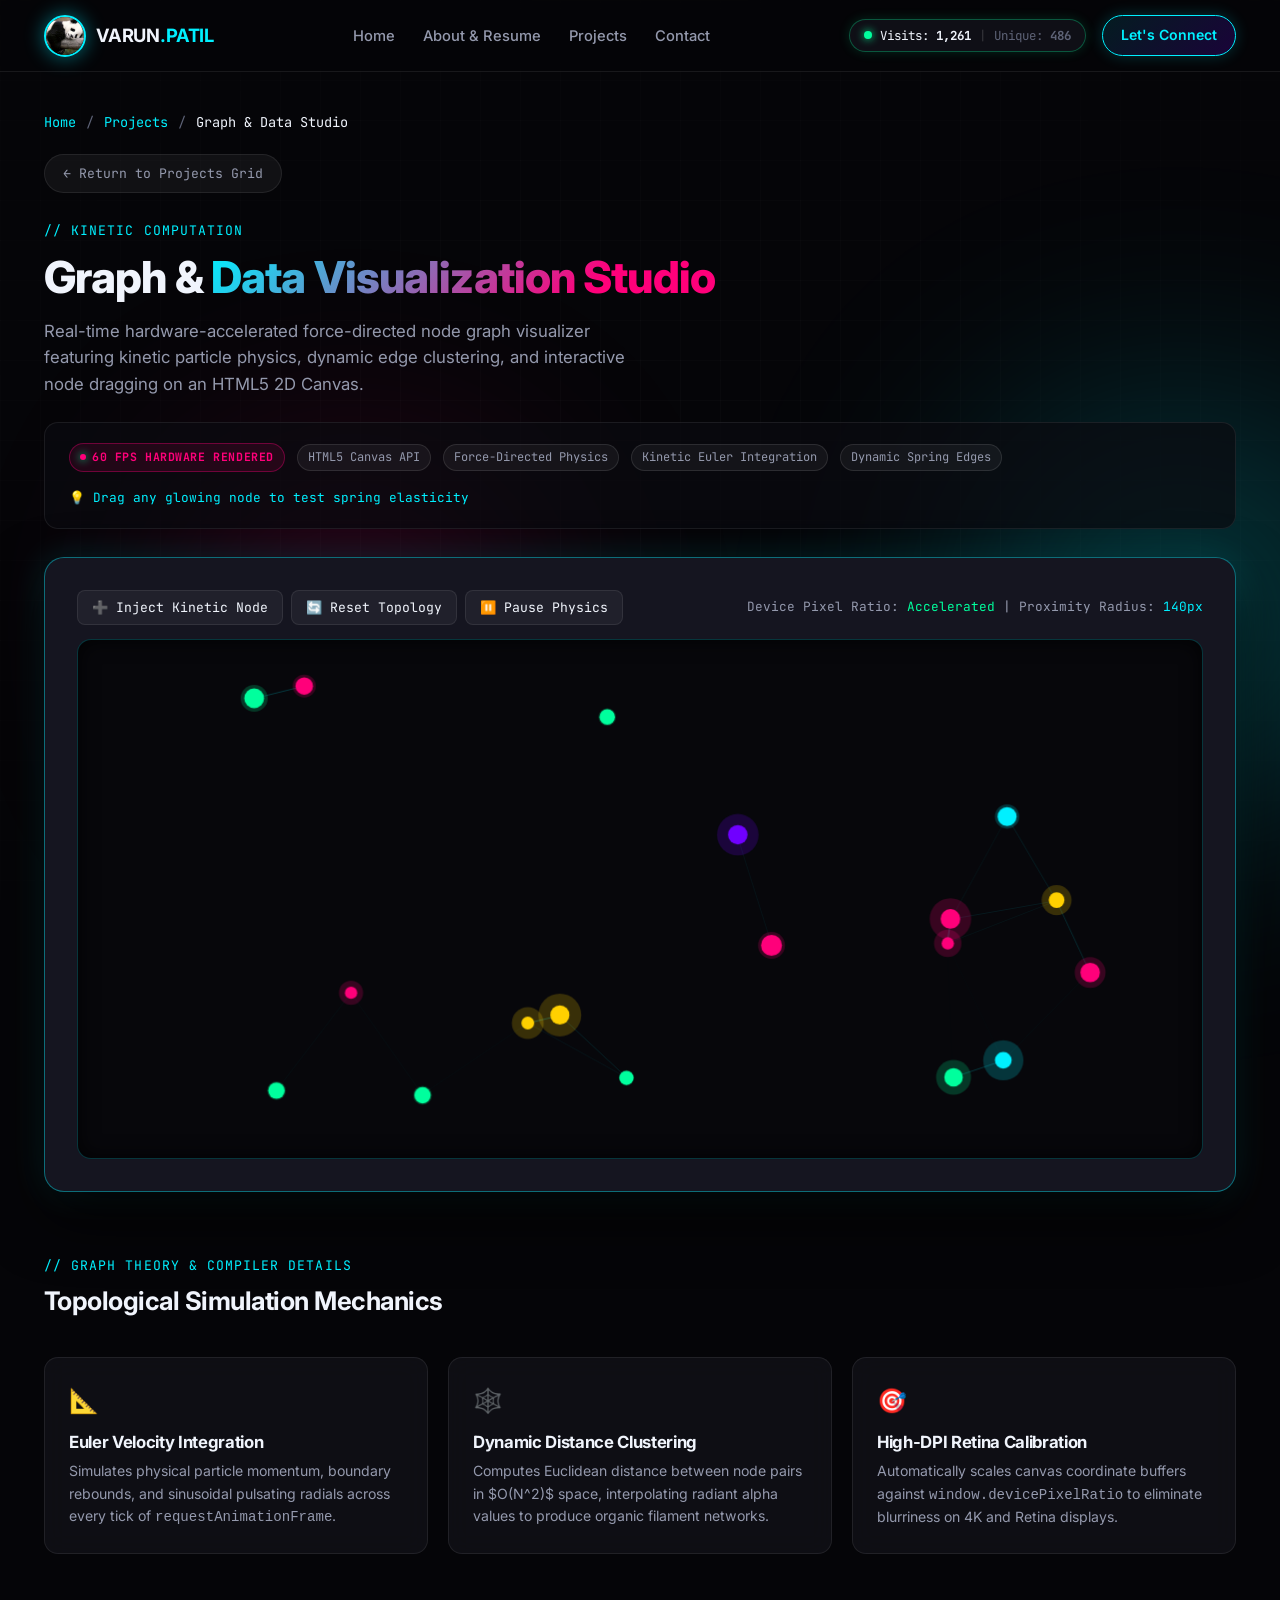
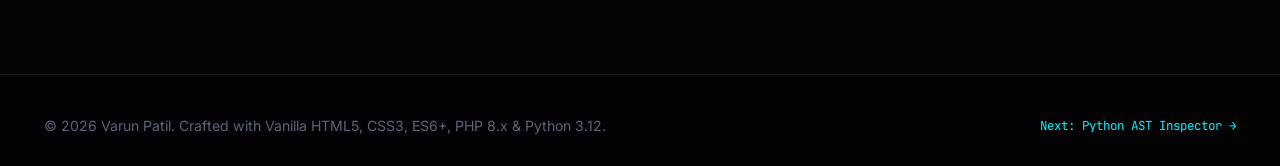
<file: project-graph.html>
<!DOCTYPE html>
<html lang="en">
<head>
  <meta charset="UTF-8">
  <meta name="viewport" content="width=device-width, initial-scale=1.0">
  <meta name="description" content="Interactive Graph & Data Visualization Studio - Hardware-accelerated Canvas physics engine and topological clustering by Varun Patil.">
  <title>Graph &amp; Data Studio // Varun Patil</title>
  
  <link rel="preconnect" href="https://fonts.googleapis.com">
  <link rel="preconnect" href="https://fonts.gstatic.com" crossorigin>
  <link href="https://fonts.googleapis.com/css2?family=Inter:wght@300;400;500;600;700;800&family=JetBrains+Mono:wght@400;500;600;700&display=swap" rel="stylesheet">
  <link rel="stylesheet" href="style.css">
</head>
<body>

  <!-- Ambient Glowing Neon Background Lights -->
  <div class="ambient-glow-orb ambient-orb-2" aria-hidden="true"></div>
  <div class="ambient-glow-orb ambient-orb-3" aria-hidden="true"></div>
  <div class="bg-grid-pattern" aria-hidden="true"></div>

  <!-- Header with Panda Logo -->
  <header class="site-header">
    <div class="container nav-wrapper">
      <a href="index.html" class="logo-brand" id="brandLogo">
        <img src="assets/logo.jpg" alt="Varun Patil Logo" class="brand-logo-img">
        <span class="logo-text">VARUN<span>.PATIL</span></span>
      </a>

      <ul class="nav-links">
        <li><a href="index.html" class="nav-link">Home</a></li>
        <li><a href="index.html#about" class="nav-link">About &amp; Resume</a></li>
        <li><a href="index.html#projects" class="nav-link active">Projects</a></li>
        <li><a href="index.html#contact" class="nav-link">Contact</a></li>
      </ul>

      <div class="nav-actions">
        <div class="live-counter-pill" id="liveVisitorPill">
          <span class="pulse-dot"></span>
          <span>Visits: <strong id="liveVisitorCount">1,250</strong></span>
          <span style="color: var(--border-medium);">|</span>
          <span style="color: var(--text-muted);">Unique: <strong id="uniqueVisitorCount">482</strong></span>
        </div>
        <a href="index.html#contact" class="nav-cta-btn">Let's Connect</a>
      </div>
    </div>
  </header>

  <main class="container project-page-hero">
    <nav class="breadcrumb-nav" aria-label="Breadcrumb">
      <a href="index.html">Home</a>
      <span>/</span>
      <a href="index.html#projects">Projects</a>
      <span>/</span>
      <span style="color: var(--text-primary);">Graph &amp; Data Studio</span>
    </nav>

    <a href="index.html#projects" class="btn-back-portfolio">
      <span>←</span> Return to Projects Grid
    </a>

    <div class="section-header" style="margin-bottom: 24px;">
      <div class="section-tag">// KINETIC COMPUTATION</div>
      <h1 class="section-title">Graph &amp; <span class="gradient-text-pink">Data Visualization Studio</span></h1>
      <p class="section-subtitle">
        Real-time hardware-accelerated force-directed node graph visualizer featuring kinetic particle physics, dynamic edge clustering, and interactive node dragging on an HTML5 2D Canvas.
      </p>
    </div>

    <!-- Project Metadata Ribbon -->
    <div class="project-meta-box">
      <div class="project-meta-left">
        <span class="badge-live status-pink">
          <span class="pulse-dot" style="background: var(--neon-pink); width: 6px; height: 6px;"></span>
          60 FPS Hardware Rendered
        </span>
        <span class="tech-tag">HTML5 Canvas API</span>
        <span class="tech-tag">Force-Directed Physics</span>
        <span class="tech-tag">Kinetic Euler Integration</span>
        <span class="tech-tag">Dynamic Spring Edges</span>
      </div>
      <div style="font-family: var(--font-mono); font-size: 0.8rem; color: var(--neon-cyan);">
        💡 Drag any glowing node to test spring elasticity
      </div>
    </div>

    <!-- Canvas Studio Container -->
    <div class="project-page-container">
      <div class="project-page-body">
        <div class="graph-studio-container">
          <div class="canvas-toolbar">
            <div class="canvas-btn-group">
              <button class="canvas-ctrl-btn" id="btnAddGraphNode">
                <span>➕</span> Inject Kinetic Node
              </button>
              <button class="canvas-ctrl-btn" id="btnResetGraph">
                <span>🔄</span> Reset Topology
              </button>
              <button class="canvas-ctrl-btn" id="btnToggleGraphSim">
                <span>⏸️</span> Pause Physics
              </button>
            </div>
            <div style="font-family: var(--font-mono); font-size: 0.8rem; color: var(--text-secondary);">
              Device Pixel Ratio: <span style="color: var(--neon-green);">Accelerated</span> | Proximity Radius: <span style="color: var(--neon-cyan);">140px</span>
            </div>
          </div>

          <canvas id="graphStudioCanvas" style="height: 520px;"></canvas>
        </div>
      </div>
    </div>

    <!-- Architecture & Graph Theory Notes -->
    <section>
      <div class="section-tag">// GRAPH THEORY &amp; COMPILER DETAILS</div>
      <h2 style="font-size: 1.6rem; margin-bottom: 20px;">Topological Simulation Mechanics</h2>

      <div class="architecture-notes-grid">
        <div class="architecture-card">
          <div class="arch-card-icon">📐</div>
          <h3 class="arch-card-title">Euler Velocity Integration</h3>
          <p class="arch-card-desc">
            Simulates physical particle momentum, boundary rebounds, and sinusoidal pulsating radials across every tick of <code>requestAnimationFrame</code>.
          </p>
        </div>

        <div class="architecture-card">
          <div class="arch-card-icon">🕸️</div>
          <h3 class="arch-card-title">Dynamic Distance Clustering</h3>
          <p class="arch-card-desc">
            Computes Euclidean distance between node pairs in $O(N^2)$ space, interpolating radiant alpha values to produce organic filament networks.
          </p>
        </div>

        <div class="architecture-card">
          <div class="arch-card-icon">🎯</div>
          <h3 class="arch-card-title">High-DPI Retina Calibration</h3>
          <p class="arch-card-desc">
            Automatically scales canvas coordinate buffers against <code>window.devicePixelRatio</code> to eliminate blurriness on 4K and Retina displays.
          </p>
        </div>
      </div>
    </section>
  </main>

  <footer class="site-footer" style="margin-top: 80px;">
    <div class="container footer-inner">
      <div class="footer-copy">
        &copy; 2026 Varun Patil. Crafted with Vanilla HTML5, CSS3, ES6+, PHP 8.x &amp; Python 3.12.
      </div>
      <div class="footer-system-status">
        <a href="project-ast.html" style="color: var(--neon-cyan); text-decoration: none;">Next: Python AST Inspector →</a>
      </div>
    </div>
  </footer>

  <script src="main.js"></script>
</body>
</html>
</file>
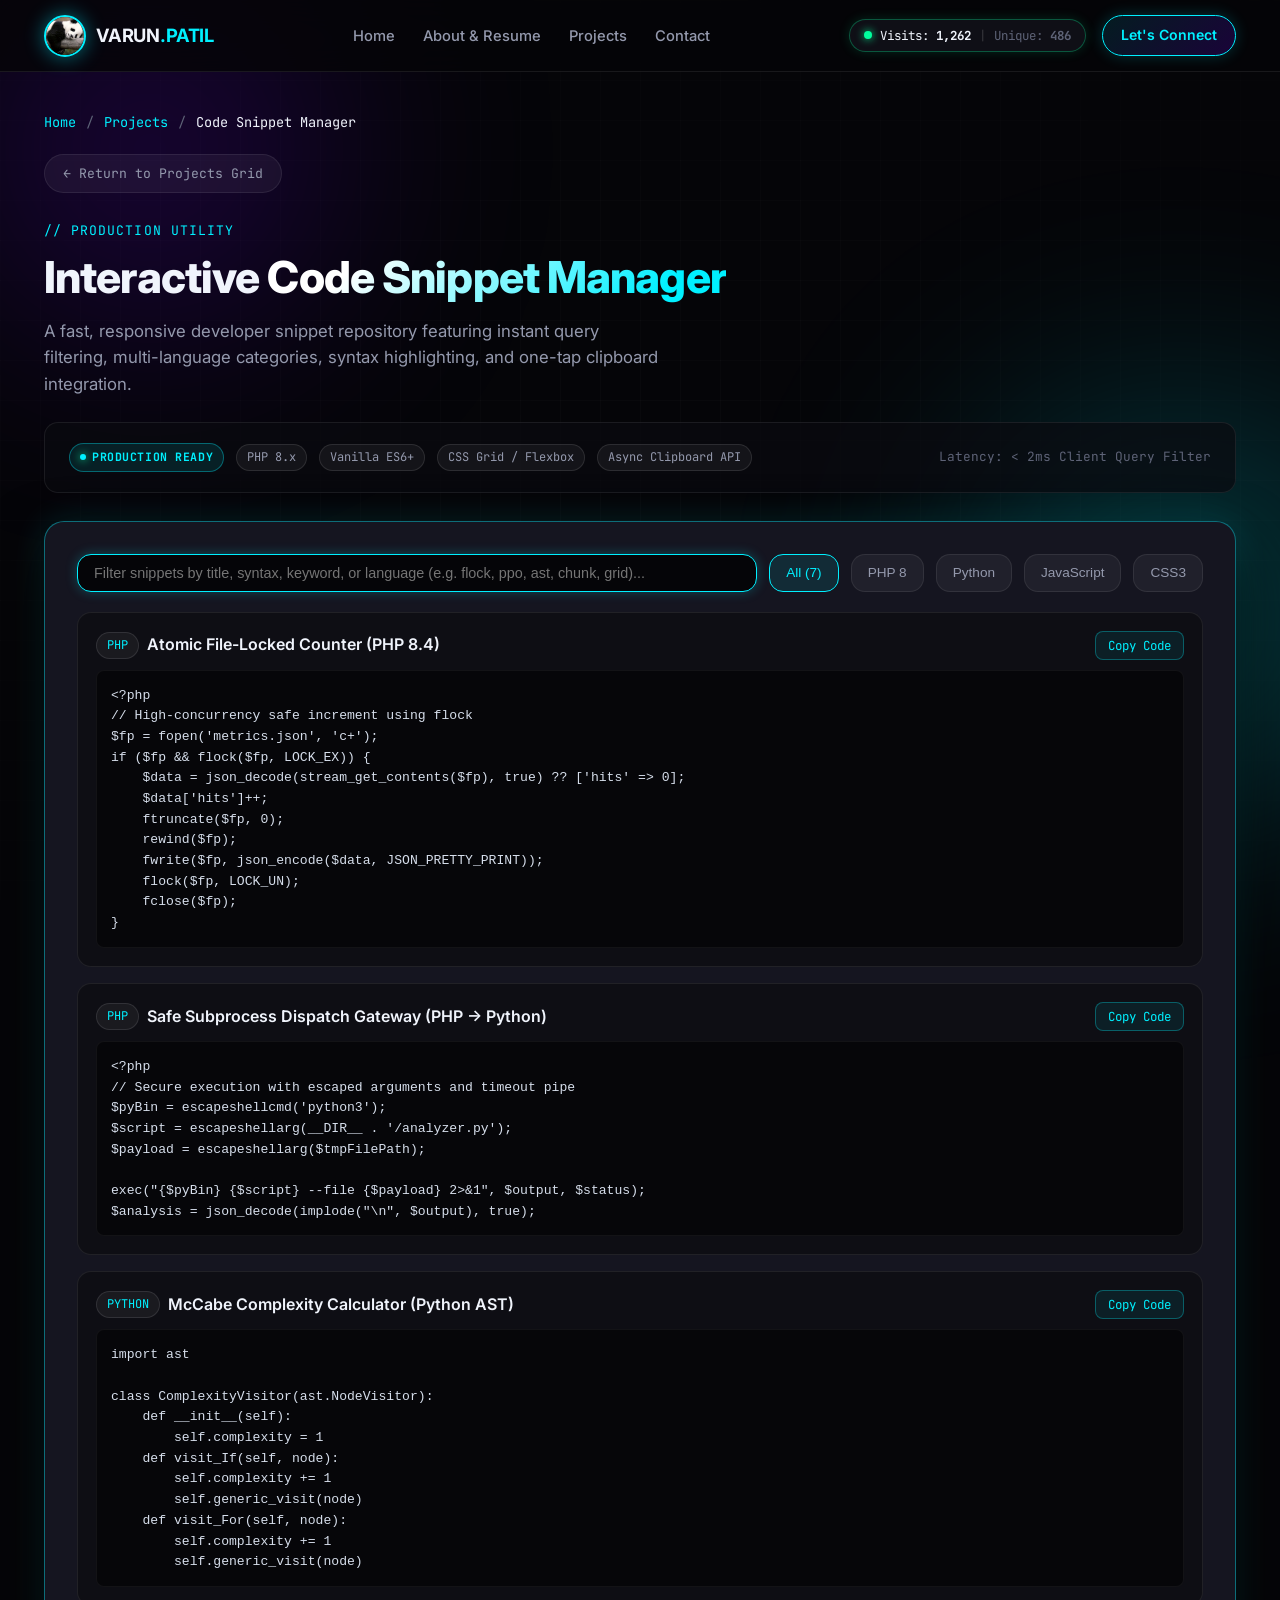
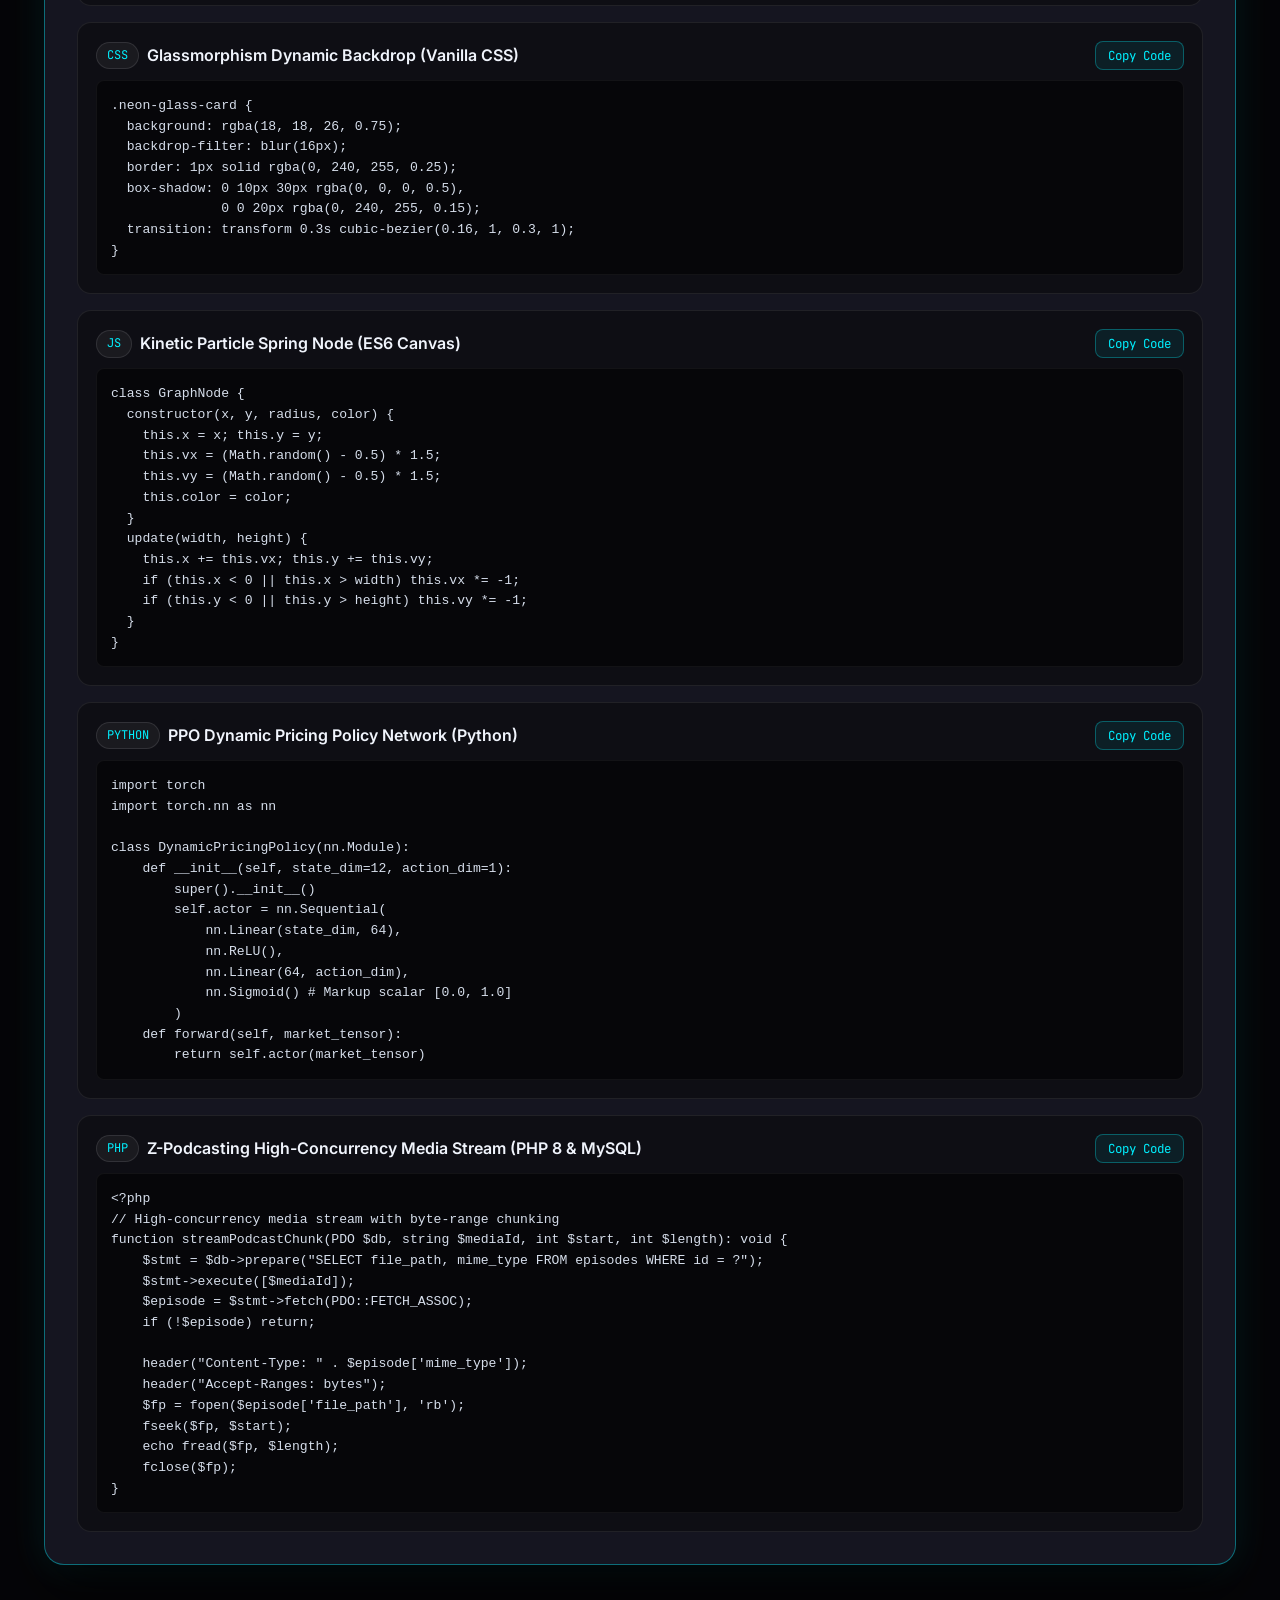
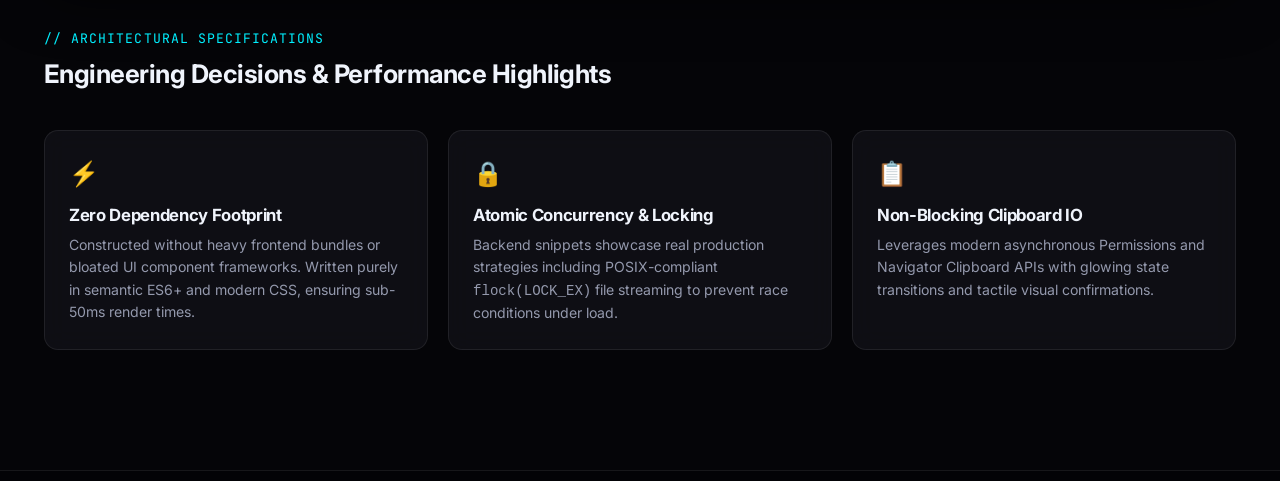
<file: project-snippets.html>
<!DOCTYPE html>
<html lang="en">
<head>
  <meta charset="UTF-8">
  <meta name="viewport" content="width=device-width, initial-scale=1.0">
  <meta name="description" content="Interactive Code Snippet Manager - Curated high-performance algorithms, system patterns, and architecture utilities by Varun Patil.">
  <title>Code Snippet Manager // Varun Patil</title>
  
  <link rel="preconnect" href="https://fonts.googleapis.com">
  <link rel="preconnect" href="https://fonts.gstatic.com" crossorigin>
  <link href="https://fonts.googleapis.com/css2?family=Inter:wght@300;400;500;600;700;800&family=JetBrains+Mono:wght@400;500;600;700&display=swap" rel="stylesheet">
  <link rel="stylesheet" href="style.css">
</head>
<body>

  <!-- Ambient Glowing Neon Background Lights -->
  <div class="ambient-glow-orb ambient-orb-1" aria-hidden="true"></div>
  <div class="ambient-glow-orb ambient-orb-2" aria-hidden="true"></div>
  <div class="bg-grid-pattern" aria-hidden="true"></div>

  <!-- Header with Panda Logo -->
  <header class="site-header">
    <div class="container nav-wrapper">
      <a href="index.html" class="logo-brand" id="brandLogo">
        <img src="assets/logo.jpg" alt="Varun Patil Logo" class="brand-logo-img">
        <span class="logo-text">VARUN<span>.PATIL</span></span>
      </a>

      <ul class="nav-links">
        <li><a href="index.html" class="nav-link">Home</a></li>
        <li><a href="index.html#about" class="nav-link">About &amp; Resume</a></li>
        <li><a href="index.html#projects" class="nav-link active">Projects</a></li>
        <li><a href="index.html#contact" class="nav-link">Contact</a></li>
      </ul>

      <div class="nav-actions">
        <div class="live-counter-pill" id="liveVisitorPill">
          <span class="pulse-dot"></span>
          <span>Visits: <strong id="liveVisitorCount">1,250</strong></span>
          <span style="color: var(--border-medium);">|</span>
          <span style="color: var(--text-muted);">Unique: <strong id="uniqueVisitorCount">482</strong></span>
        </div>
        <a href="index.html#contact" class="nav-cta-btn">Let's Connect</a>
      </div>
    </div>
  </header>

  <main class="container project-page-hero">
    <nav class="breadcrumb-nav" aria-label="Breadcrumb">
      <a href="index.html">Home</a>
      <span>/</span>
      <a href="index.html#projects">Projects</a>
      <span>/</span>
      <span style="color: var(--text-primary);">Code Snippet Manager</span>
    </nav>

    <a href="index.html#projects" class="btn-back-portfolio">
      <span>←</span> Return to Projects Grid
    </a>

    <div class="section-header" style="margin-bottom: 24px;">
      <div class="section-tag">// PRODUCTION UTILITY</div>
      <h1 class="section-title">Interactive <span class="gradient-text-cyan">Code Snippet Manager</span></h1>
      <p class="section-subtitle">
        A fast, responsive developer snippet repository featuring instant query filtering, multi-language categories, syntax highlighting, and one-tap clipboard integration.
      </p>
    </div>

    <!-- Project Metadata Ribbon -->
    <div class="project-meta-box">
      <div class="project-meta-left">
        <span class="badge-live status-cyan">
          <span class="pulse-dot" style="background: var(--neon-cyan); width: 6px; height: 6px;"></span>
          Production Ready
        </span>
        <span class="tech-tag">PHP 8.x</span>
        <span class="tech-tag">Vanilla ES6+</span>
        <span class="tech-tag">CSS Grid / Flexbox</span>
        <span class="tech-tag">Async Clipboard API</span>
      </div>
      <div style="font-family: var(--font-mono); font-size: 0.8rem; color: var(--text-muted);">
        Latency: &lt; 2ms Client Query Filter
      </div>
    </div>

    <!-- Main Snippet Workbench -->
    <div class="project-page-container">
      <div class="project-page-body">
        <div class="snippet-toolbar">
          <input type="text" class="snippet-search-input" id="snippetSearchInput" placeholder="Filter snippets by title, syntax, keyword, or language (e.g. flock, ppo, ast, chunk, grid)..." autofocus>
          <button class="snippet-filter-btn active" data-category="all">All (7)</button>
          <button class="snippet-filter-btn" data-category="php">PHP 8</button>
          <button class="snippet-filter-btn" data-category="python">Python</button>
          <button class="snippet-filter-btn" data-category="js">JavaScript</button>
          <button class="snippet-filter-btn" data-category="css">CSS3</button>
        </div>

        <div class="snippets-list-grid" id="snippetsListContainer">
          <!-- Populated dynamically by main.js -->
        </div>
      </div>
    </div>

    <!-- Architecture & Engineering Notes -->
    <section>
      <div class="section-tag">// ARCHITECTURAL SPECIFICATIONS</div>
      <h2 style="font-size: 1.6rem; margin-bottom: 20px;">Engineering Decisions &amp; Performance Highlights</h2>

      <div class="architecture-notes-grid">
        <div class="architecture-card">
          <div class="arch-card-icon">⚡</div>
          <h3 class="arch-card-title">Zero Dependency Footprint</h3>
          <p class="arch-card-desc">
            Constructed without heavy frontend bundles or bloated UI component frameworks. Written purely in semantic ES6+ and modern CSS, ensuring sub-50ms render times.
          </p>
        </div>

        <div class="architecture-card">
          <div class="arch-card-icon">🔒</div>
          <h3 class="arch-card-title">Atomic Concurrency &amp; Locking</h3>
          <p class="arch-card-desc">
            Backend snippets showcase real production strategies including POSIX-compliant <code>flock(LOCK_EX)</code> file streaming to prevent race conditions under load.
          </p>
        </div>

        <div class="architecture-card">
          <div class="arch-card-icon">📋</div>
          <h3 class="arch-card-title">Non-Blocking Clipboard IO</h3>
          <p class="arch-card-desc">
            Leverages modern asynchronous Permissions and Navigator Clipboard APIs with glowing state transitions and tactile visual confirmations.
          </p>
        </div>
      </div>
    </section>
  </main>

  <footer class="site-footer" style="margin-top: 80px;">
    <div class="container footer-inner">
      <div class="footer-copy">
        &copy; 2026 Varun Patil. Crafted with Vanilla HTML5, CSS3, ES6+, PHP 8.x &amp; Python 3.12.
      </div>
      <div class="footer-system-status">
        <a href="project-graph.html" style="color: var(--neon-cyan); text-decoration: none;">Next: Graph Studio →</a>
      </div>
    </div>
  </footer>

  <script src="main.js"></script>
</body>
</html>
</file>
<file: style.css>
/* ==========================================================================
   NEON BLACK DESIGN SYSTEM
   High-contrast, dark-mode architecture with vibrant neon accents
   Color Palette: #050508 base, #00F0FF cyan, #FF007A neon pink, #7000FF purple
   ========================================================================== */

:root {
  /* Core Backgrounds */
  --bg-deep: #050508;
  --bg-surface: #0e0e14;
  --bg-surface-elevated: #151520;
  --bg-glass: rgba(18, 18, 26, 0.72);
  --bg-glass-heavy: rgba(12, 12, 18, 0.88);
  --bg-glass-hover: rgba(25, 25, 38, 0.85);

  /* Neon Accent Palette */
  --neon-cyan: #00F0FF;
  --neon-cyan-dim: rgba(0, 240, 255, 0.15);
  --neon-cyan-glow: 0 0 20px rgba(0, 240, 255, 0.45);

  --neon-pink: #FF007A;
  --neon-pink-dim: rgba(255, 0, 122, 0.15);
  --neon-pink-glow: 0 0 20px rgba(255, 0, 122, 0.45);

  --neon-purple: #7000FF;
  --neon-purple-dim: rgba(112, 0, 255, 0.15);
  --neon-purple-glow: 0 0 25px rgba(112, 0, 255, 0.4);

  --neon-green: #00FF9D;
  --neon-green-glow: 0 0 15px rgba(0, 255, 157, 0.4);

  /* Text Hierarchy */
  --text-primary: #F0F4FC;
  --text-secondary: #9499AD;
  --text-muted: #5E6377;
  --text-inverse: #050508;

  /* Borders & Dividers */
  --border-subtle: rgba(255, 255, 255, 0.08);
  --border-medium: rgba(255, 255, 255, 0.16);
  --border-neon: rgba(0, 240, 255, 0.4);

  /* Fonts */
  --font-sans: 'Inter', -apple-system, BlinkMacSystemFont, "Segoe UI", Roboto, sans-serif;
  --font-mono: 'JetBrains Mono', 'Fira Code', Consolas, Monaco, monospace;

  /* Layout */
  --max-width: 1240px;
  --nav-height: 72px;
  --radius-sm: 8px;
  --radius-md: 14px;
  --radius-lg: 20px;
  --radius-full: 9999px;

  /* Transitions */
  --transition-fast: 0.18s cubic-bezier(0.16, 1, 0.3, 1);
  --transition-smooth: 0.3s cubic-bezier(0.16, 1, 0.3, 1);
  --transition-spring: 0.45s cubic-bezier(0.34, 1.56, 0.64, 1);
}

/* Base Reset & Typography */
*, *::before, *::after {
  box-sizing: border-box;
  margin: 0;
  padding: 0;
}

html {
  scroll-behavior: smooth;
  font-size: 16px;
  background-color: var(--bg-deep);
}

body {
  font-family: var(--font-sans);
  background-color: var(--bg-deep);
  color: var(--text-primary);
  line-height: 1.6;
  min-height: 100vh;
  overflow-x: hidden;
  position: relative;
  -webkit-font-smoothing: antialiased;
}

/* Ambient Neon Background Effects */
.ambient-glow-orb {
  position: fixed;
  border-radius: 50%;
  filter: blur(120px);
  pointer-events: none;
  z-index: 0;
  opacity: 0.35;
  will-change: transform;
  animation: floatOrb 18s ease-in-out infinite alternate;
}

.ambient-orb-1 {
  width: 500px;
  height: 500px;
  background: radial-gradient(circle, var(--neon-purple) 0%, transparent 70%);
  top: -100px;
  left: -100px;
}

.ambient-orb-2 {
  width: 600px;
  height: 600px;
  background: radial-gradient(circle, var(--neon-cyan) 0%, transparent 70%);
  top: 35%;
  right: -200px;
  animation-duration: 22s;
  animation-delay: -5s;
}

.ambient-orb-3 {
  width: 450px;
  height: 450px;
  background: radial-gradient(circle, var(--neon-pink) 0%, transparent 70%);
  bottom: 5%;
  left: 10%;
  animation-duration: 26s;
  animation-delay: -10s;
}

@keyframes floatOrb {
  0% { transform: translate(0, 0) scale(1); }
  50% { transform: translate(40px, 30px) scale(1.1); }
  100% { transform: translate(-30px, 50px) scale(0.95); }
}

/* Grid Overlay Pattern */
.bg-grid-pattern {
  position: fixed;
  inset: 0;
  background-image: 
    linear-gradient(to right, rgba(255, 255, 255, 0.02) 1px, transparent 1px),
    linear-gradient(to bottom, rgba(255, 255, 255, 0.02) 1px, transparent 1px);
  background-size: 40px 40px;
  pointer-events: none;
  z-index: 0;
  mask-image: radial-gradient(ellipse at center, rgba(0, 0, 0, 1) 0%, rgba(0, 0, 0, 0.3) 100%);
}

/* Container */
.container {
  width: 100%;
  max-width: var(--max-width);
  margin-left: auto;
  margin-right: auto;
  padding-left: 24px;
  padding-right: 24px;
  position: relative;
  z-index: 1;
}

/* Typography Helpers */
h1, h2, h3, h4 {
  color: var(--text-primary);
  font-weight: 700;
  line-height: 1.2;
  letter-spacing: -0.02em;
}

.gradient-text-cyan {
  background: linear-gradient(135deg, #FFFFFF 20%, var(--neon-cyan) 85%);
  -webkit-background-clip: text;
  -webkit-text-fill-color: transparent;
}

.gradient-text-pink {
  background: linear-gradient(135deg, var(--neon-cyan) 0%, var(--neon-pink) 75%);
  -webkit-background-clip: text;
  -webkit-text-fill-color: transparent;
}

.mono-text {
  font-family: var(--font-mono);
}

/* ==========================================================================
   NAVIGATION BAR
   ========================================================================== */
.site-header {
  position: fixed;
  top: 0;
  left: 0;
  right: 0;
  height: var(--nav-height);
  background: rgba(5, 5, 8, 0.82);
  backdrop-filter: blur(16px);
  -webkit-backdrop-filter: blur(16px);
  border-bottom: 1px solid var(--border-subtle);
  z-index: 100;
  display: flex;
  align-items: center;
  transition: var(--transition-smooth);
}

.site-header.scrolled {
  background: rgba(8, 8, 14, 0.95);
  border-bottom-color: rgba(0, 240, 255, 0.2);
  box-shadow: 0 8px 30px rgba(0, 0, 0, 0.6);
}

.nav-wrapper {
  display: flex;
  align-items: center;
  justify-content: space-between;
  width: 100%;
}

.logo-brand {
  display: flex;
  align-items: center;
  gap: 10px;
  text-decoration: none;
}

.brand-logo-img {
  width: 42px;
  height: 42px;
  border-radius: 50%;
  object-fit: cover;
  border: 2px solid var(--neon-cyan);
  box-shadow: var(--neon-cyan-glow);
  transition: var(--transition-fast);
}

.logo-brand:hover .brand-logo-img {
  transform: translateY(-2px) scale(1.08);
  border-color: var(--neon-pink);
  box-shadow: var(--neon-pink-glow);
}

.logo-symbol {
  display: inline-flex;
  align-items: center;
  justify-content: center;
  width: 38px;
  height: 38px;
  background: linear-gradient(135deg, rgba(0, 240, 255, 0.15), rgba(112, 0, 255, 0.25));
  border: 1px solid var(--neon-cyan);
  border-radius: var(--radius-sm);
  color: var(--neon-cyan);
  font-family: var(--font-mono);
  font-weight: 700;
  font-size: 1rem;
  box-shadow: var(--neon-cyan-glow);
  transition: var(--transition-fast);
}

.logo-brand:hover .logo-symbol {
  transform: translateY(-2px) scale(1.05);
  border-color: var(--neon-pink);
  color: var(--neon-pink);
  box-shadow: var(--neon-pink-glow);
}

.logo-text {
  font-weight: 700;
  font-size: 1.15rem;
  letter-spacing: -0.01em;
  color: var(--text-primary);
}

.logo-text span {
  color: var(--neon-cyan);
}

/* Nav Links */
.nav-links {
  display: flex;
  align-items: center;
  gap: 28px;
  list-style: none;
}

.nav-link {
  color: var(--text-secondary);
  text-decoration: none;
  font-size: 0.92rem;
  font-weight: 500;
  position: relative;
  padding: 6px 0;
  transition: var(--transition-fast);
}

.nav-link::after {
  content: '';
  position: absolute;
  bottom: 0;
  left: 0;
  width: 0%;
  height: 2px;
  background: linear-gradient(90deg, var(--neon-cyan), var(--neon-pink));
  box-shadow: var(--neon-cyan-glow);
  transition: width 0.25s ease;
}

.nav-link:hover, .nav-link.active {
  color: var(--text-primary);
}

.nav-link:hover::after, .nav-link.active::after {
  width: 100%;
}

/* Nav Actions & Telemetry Pill */
.nav-actions {
  display: flex;
  align-items: center;
  gap: 16px;
}

.live-counter-pill {
  display: inline-flex;
  align-items: center;
  gap: 8px;
  padding: 6px 14px;
  background: rgba(18, 18, 26, 0.85);
  border: 1px solid rgba(0, 255, 157, 0.3);
  border-radius: var(--radius-full);
  font-family: var(--font-mono);
  font-size: 0.78rem;
  color: var(--text-primary);
  box-shadow: 0 0 12px rgba(0, 255, 157, 0.15);
  transition: var(--transition-fast);
}

.live-counter-pill:hover {
  border-color: var(--neon-cyan);
  box-shadow: var(--neon-cyan-glow);
}

.pulse-dot {
  width: 8px;
  height: 8px;
  border-radius: 50%;
  background-color: var(--neon-green);
  box-shadow: 0 0 8px var(--neon-green);
  animation: livePulse 1.8s ease-in-out infinite;
}

@keyframes livePulse {
  0% { transform: scale(0.9); opacity: 0.7; box-shadow: 0 0 4px var(--neon-green); }
  50% { transform: scale(1.3); opacity: 1; box-shadow: 0 0 12px var(--neon-green); }
  100% { transform: scale(0.9); opacity: 0.7; box-shadow: 0 0 4px var(--neon-green); }
}

.nav-cta-btn {
  display: inline-flex;
  align-items: center;
  gap: 8px;
  padding: 8px 18px;
  background: linear-gradient(135deg, rgba(0, 240, 255, 0.1), rgba(112, 0, 255, 0.2));
  border: 1px solid var(--neon-cyan);
  border-radius: var(--radius-full);
  color: var(--neon-cyan);
  font-size: 0.88rem;
  font-weight: 600;
  text-decoration: none;
  box-shadow: 0 0 15px rgba(0, 240, 255, 0.2);
  transition: var(--transition-fast);
}

.nav-cta-btn:hover {
  background: var(--neon-cyan);
  color: var(--text-inverse);
  box-shadow: 0 0 25px rgba(0, 240, 255, 0.6);
  transform: translateY(-1px);
}

/* Mobile Nav Toggle */
.mobile-nav-toggle {
  display: none;
  background: transparent;
  border: 1px solid var(--border-subtle);
  color: var(--text-primary);
  width: 40px;
  height: 40px;
  border-radius: var(--radius-sm);
  cursor: pointer;
  align-items: center;
  justify-content: center;
  font-size: 1.2rem;
}

/* ==========================================================================
   HERO SECTION
   ========================================================================== */
.hero-section {
  padding-top: calc(var(--nav-height) + 70px);
  padding-bottom: 90px;
  position: relative;
}

.hero-content {
  display: flex;
  flex-direction: column;
  align-items: flex-start;
  max-width: 900px;
}

.status-badge {
  display: inline-flex;
  align-items: center;
  gap: 8px;
  padding: 6px 14px;
  background: rgba(0, 240, 255, 0.08);
  border: 1px solid rgba(0, 240, 255, 0.28);
  border-radius: var(--radius-full);
  font-family: var(--font-mono);
  font-size: 0.8rem;
  color: var(--neon-cyan);
  margin-bottom: 24px;
  letter-spacing: 0.05em;
  text-transform: uppercase;
}

.hero-title {
  font-size: clamp(2.5rem, 5.5vw, 4.4rem);
  font-weight: 800;
  line-height: 1.1;
  letter-spacing: -0.03em;
  margin-bottom: 24px;
}

.hero-description {
  font-size: clamp(1.05rem, 1.8vw, 1.25rem);
  color: var(--text-secondary);
  line-height: 1.65;
  max-width: 720px;
  margin-bottom: 40px;
}

.hero-actions {
  display: flex;
  flex-wrap: wrap;
  align-items: center;
  gap: 16px;
  margin-bottom: 60px;
}

/* Buttons */
.btn-primary {
  display: inline-flex;
  align-items: center;
  gap: 10px;
  padding: 14px 28px;
  background: linear-gradient(135deg, var(--neon-cyan), #0099FF);
  color: var(--text-inverse);
  font-weight: 700;
  font-size: 0.96rem;
  text-decoration: none;
  border-radius: var(--radius-md);
  border: none;
  cursor: pointer;
  box-shadow: 0 0 20px rgba(0, 240, 255, 0.45);
  transition: var(--transition-fast);
}

.btn-primary:hover {
  transform: translateY(-2px);
  box-shadow: 0 0 30px rgba(0, 240, 255, 0.7);
}

.btn-secondary {
  display: inline-flex;
  align-items: center;
  gap: 10px;
  padding: 14px 26px;
  background: var(--bg-glass);
  backdrop-filter: blur(12px);
  -webkit-backdrop-filter: blur(12px);
  color: var(--text-primary);
  font-weight: 600;
  font-size: 0.96rem;
  text-decoration: none;
  border-radius: var(--radius-md);
  border: 1px solid var(--border-medium);
  cursor: pointer;
  transition: var(--transition-fast);
}

.btn-secondary:hover {
  border-color: var(--neon-purple);
  color: var(--neon-purple);
  box-shadow: var(--neon-purple-glow);
  transform: translateY(-2px);
}

.btn-outline-neon {
  display: inline-flex;
  align-items: center;
  gap: 8px;
  padding: 14px 24px;
  background: rgba(255, 0, 122, 0.08);
  color: var(--neon-pink);
  font-weight: 600;
  font-size: 0.96rem;
  text-decoration: none;
  border-radius: var(--radius-md);
  border: 1px solid var(--border-neon-pink);
  box-shadow: 0 0 15px rgba(255, 0, 122, 0.15);
  transition: var(--transition-fast);
}

.btn-outline-neon:hover {
  background: var(--neon-pink);
  color: #FFFFFF;
  box-shadow: var(--neon-pink-glow);
  transform: translateY(-2px);
}

/* Hero Telemetry Stats Grid */
.telemetry-grid {
  display: grid;
  grid-template-columns: repeat(4, 1fr);
  gap: 18px;
  width: 100%;
}

.telemetry-card {
  background: var(--bg-glass);
  backdrop-filter: blur(14px);
  -webkit-backdrop-filter: blur(14px);
  border: 1px solid var(--border-subtle);
  border-radius: var(--radius-md);
  padding: 20px 22px;
  position: relative;
  overflow: hidden;
  transition: var(--transition-smooth);
}

.telemetry-card::before {
  content: '';
  position: absolute;
  top: 0;
  left: 0;
  right: 0;
  height: 2px;
  background: linear-gradient(90deg, transparent, var(--neon-cyan), transparent);
  opacity: 0;
  transition: opacity 0.3s;
}

.telemetry-card:hover {
  border-color: rgba(0, 240, 255, 0.35);
  transform: translateY(-3px);
  box-shadow: 0 10px 25px rgba(0, 0, 0, 0.4);
}

.telemetry-card:hover::before {
  opacity: 1;
}

.telemetry-number {
  font-family: var(--font-mono);
  font-size: 1.85rem;
  font-weight: 800;
  color: var(--text-primary);
  margin-bottom: 4px;
}

.telemetry-number span {
  color: var(--neon-cyan);
}

.telemetry-label {
  font-size: 0.82rem;
  color: var(--text-secondary);
  text-transform: uppercase;
  letter-spacing: 0.04em;
}

/* ==========================================================================
   SECTION COMMON STYLES
   ========================================================================== */
.section {
  padding-top: 100px;
  padding-bottom: 100px;
  position: relative;
}

.section-header {
  margin-bottom: 50px;
}

.section-tag {
  display: inline-flex;
  align-items: center;
  gap: 8px;
  font-family: var(--font-mono);
  font-size: 0.82rem;
  text-transform: uppercase;
  letter-spacing: 0.08em;
  color: var(--neon-cyan);
  margin-bottom: 10px;
}

.section-title {
  font-size: clamp(2rem, 3.5vw, 2.75rem);
  font-weight: 800;
  letter-spacing: -0.02em;
  margin-bottom: 14px;
}

.section-subtitle {
  font-size: 1.05rem;
  color: var(--text-secondary);
  max-width: 620px;
}

/* ==========================================================================
   ABOUT & INTERACTIVE RESUME (TABBED INTERFACE)
   ========================================================================== */
.about-grid {
  display: grid;
  grid-template-columns: 340px 1fr;
  gap: 32px;
  align-items: start;
}

/* Bio Card */
.profile-card {
  background: var(--bg-glass);
  backdrop-filter: blur(16px);
  -webkit-backdrop-filter: blur(16px);
  border: 1px solid var(--border-subtle);
  border-radius: var(--radius-lg);
  padding: 30px;
  position: sticky;
  top: calc(var(--nav-height) + 24px);
  box-shadow: 0 15px 35px rgba(0, 0, 0, 0.4);
  transition: var(--transition-smooth);
}

.profile-card:hover {
  border-color: rgba(112, 0, 255, 0.35);
  box-shadow: 0 15px 40px rgba(112, 0, 255, 0.15);
}

.avatar-wrapper {
  position: relative;
  width: 110px;
  height: 110px;
  margin-bottom: 22px;
}

.avatar-img-photo {
  width: 100%;
  height: 100%;
  border-radius: 24px;
  object-fit: cover;
  border: 2px solid var(--neon-cyan);
  box-shadow: var(--neon-cyan-glow);
  transition: var(--transition-fast);
}

.avatar-img-photo:hover {
  transform: scale(1.04);
  border-color: var(--neon-pink);
  box-shadow: var(--neon-pink-glow);
}

.avatar-img {
  width: 100%;
  height: 100%;
  border-radius: 24px;
  background: linear-gradient(135deg, #151525, #22223a);
  border: 2px solid var(--neon-cyan);
  display: flex;
  align-items: center;
  justify-content: center;
  font-size: 2.8rem;
  box-shadow: var(--neon-cyan-glow);
}

.avatar-status-indicator {
  position: absolute;
  bottom: -4px;
  right: -4px;
  width: 22px;
  height: 22px;
  border-radius: 50%;
  background: var(--bg-deep);
  display: flex;
  align-items: center;
  justify-content: center;
}

.avatar-status-indicator::after {
  content: '';
  width: 14px;
  height: 14px;
  border-radius: 50%;
  background: var(--neon-green);
  box-shadow: 0 0 8px var(--neon-green);
}

.profile-name {
  font-size: 1.45rem;
  font-weight: 700;
  margin-bottom: 4px;
}

.profile-title {
  font-size: 0.9rem;
  color: var(--neon-cyan);
  font-family: var(--font-mono);
  margin-bottom: 16px;
}

.profile-bio {
  font-size: 0.9rem;
  color: var(--text-secondary);
  line-height: 1.6;
  margin-bottom: 24px;
}

.profile-meta-list {
  list-style: none;
  margin-bottom: 26px;
  border-top: 1px solid var(--border-subtle);
  border-bottom: 1px solid var(--border-subtle);
  padding: 16px 0;
  display: flex;
  flex-direction: column;
  gap: 10px;
}

.profile-meta-item {
  display: flex;
  justify-content: space-between;
  font-size: 0.85rem;
}

.profile-meta-label {
  color: var(--text-muted);
}

.profile-meta-val {
  color: var(--text-primary);
  font-family: var(--font-mono);
}

.btn-download-resume {
  width: 100%;
  display: inline-flex;
  align-items: center;
  justify-content: center;
  gap: 10px;
  padding: 13px 20px;
  background: linear-gradient(135deg, rgba(255, 0, 122, 0.15), rgba(112, 0, 255, 0.2));
  border: 1px solid var(--neon-pink);
  border-radius: var(--radius-md);
  color: #FFFFFF;
  font-weight: 600;
  font-size: 0.92rem;
  text-decoration: none;
  box-shadow: 0 0 15px rgba(255, 0, 122, 0.25);
  transition: var(--transition-fast);
}

.btn-download-resume:hover {
  background: var(--neon-pink);
  box-shadow: var(--neon-pink-glow);
  transform: translateY(-2px);
}

.file-badge {
  font-size: 0.72rem;
  padding: 2px 7px;
  border-radius: var(--radius-full);
  background: rgba(0, 0, 0, 0.35);
  border: 1px solid rgba(255, 255, 255, 0.2);
  font-family: var(--font-mono);
}

/* Tabs Container */
.resume-tabs-container {
  background: var(--bg-glass);
  backdrop-filter: blur(16px);
  -webkit-backdrop-filter: blur(16px);
  border: 1px solid var(--border-subtle);
  border-radius: var(--radius-lg);
  padding: 28px;
  box-shadow: 0 15px 35px rgba(0, 0, 0, 0.4);
}

.tab-nav {
  display: flex;
  gap: 10px;
  border-bottom: 1px solid var(--border-subtle);
  padding-bottom: 16px;
  margin-bottom: 28px;
  overflow-x: auto;
}

.tab-btn {
  background: transparent;
  border: 1px solid transparent;
  color: var(--text-secondary);
  font-family: var(--font-sans);
  font-size: 0.92rem;
  font-weight: 600;
  padding: 10px 20px;
  border-radius: var(--radius-md);
  cursor: pointer;
  display: inline-flex;
  align-items: center;
  gap: 8px;
  transition: var(--transition-fast);
  white-space: nowrap;
}

.tab-btn:hover {
  color: var(--text-primary);
  background: rgba(255, 255, 255, 0.04);
}

.tab-btn.active {
  color: var(--neon-cyan);
  background: rgba(0, 240, 255, 0.08);
  border-color: rgba(0, 240, 255, 0.35);
  box-shadow: 0 0 15px rgba(0, 240, 255, 0.15);
}

/* Tab Panes */
.tab-pane {
  display: none;
  animation: fadeInPane 0.3s ease-out;
}

.tab-pane.active {
  display: block;
}

@keyframes fadeInPane {
  from { opacity: 0; transform: translateY(8px); }
  to { opacity: 1; transform: translateY(0); }
}

/* Skills Content */
.skills-grid {
  display: grid;
  grid-template-columns: repeat(2, 1fr);
  gap: 20px;
}

.skill-category-card {
  background: rgba(14, 14, 22, 0.65);
  border: 1px solid var(--border-subtle);
  border-radius: var(--radius-md);
  padding: 22px;
  transition: var(--transition-fast);
}

.skill-category-card:hover {
  border-color: rgba(0, 240, 255, 0.3);
  transform: translateY(-2px);
}

.skill-cat-header {
  display: flex;
  align-items: center;
  gap: 10px;
  font-size: 1.05rem;
  font-weight: 700;
  margin-bottom: 16px;
  color: var(--text-primary);
}

.skill-cat-icon {
  color: var(--neon-cyan);
  font-size: 1.2rem;
}

.skill-list {
  display: flex;
  flex-direction: column;
  gap: 14px;
}

.skill-item {
  display: flex;
  flex-direction: column;
  gap: 6px;
}

.skill-info {
  display: flex;
  justify-content: space-between;
  font-size: 0.85rem;
}

.skill-name {
  color: var(--text-primary);
  font-weight: 500;
}

.skill-level {
  font-family: var(--font-mono);
  color: var(--neon-cyan);
  font-size: 0.8rem;
}

.skill-bar-track {
  width: 100%;
  height: 6px;
  background: rgba(255, 255, 255, 0.08);
  border-radius: var(--radius-full);
  overflow: hidden;
}

.skill-bar-fill {
  height: 100%;
  border-radius: var(--radius-full);
  background: linear-gradient(90deg, var(--neon-cyan), var(--neon-purple));
  box-shadow: 0 0 10px rgba(0, 240, 255, 0.4);
  transition: width 1s cubic-bezier(0.16, 1, 0.3, 1);
}

/* Timeline Layout (Experience & Education) */
.timeline-tree {
  position: relative;
  padding-left: 32px;
  display: flex;
  flex-direction: column;
  gap: 28px;
}

.timeline-tree::before {
  content: '';
  position: absolute;
  top: 8px;
  bottom: 8px;
  left: 11px;
  width: 2px;
  background: linear-gradient(180deg, var(--neon-cyan), var(--neon-purple), rgba(255, 0, 122, 0.2));
}

.timeline-item {
  position: relative;
}

.timeline-dot {
  position: absolute;
  left: -32px;
  top: 4px;
  width: 24px;
  height: 24px;
  border-radius: 50%;
  background: var(--bg-surface);
  border: 2px solid var(--neon-cyan);
  box-shadow: 0 0 12px rgba(0, 240, 255, 0.5);
  display: flex;
  align-items: center;
  justify-content: center;
}

.timeline-dot::after {
  content: '';
  width: 8px;
  height: 8px;
  border-radius: 50%;
  background: var(--neon-cyan);
}

.timeline-content {
  background: rgba(14, 14, 22, 0.7);
  border: 1px solid var(--border-subtle);
  border-radius: var(--radius-md);
  padding: 20px 22px;
  transition: var(--transition-fast);
}

.timeline-content:hover {
  border-color: rgba(0, 240, 255, 0.35);
  transform: translateX(4px);
}

.timeline-role {
  font-size: 1.15rem;
  font-weight: 700;
  color: var(--text-primary);
  margin-bottom: 4px;
}

.timeline-company-meta {
  display: flex;
  flex-wrap: wrap;
  align-items: center;
  gap: 12px;
  margin-bottom: 12px;
  font-size: 0.85rem;
}

.timeline-company {
  color: var(--neon-cyan);
  font-weight: 600;
}

.timeline-date {
  font-family: var(--font-mono);
  color: var(--text-muted);
}

.timeline-desc {
  font-size: 0.9rem;
  color: var(--text-secondary);
  line-height: 1.6;
  margin-bottom: 14px;
}

.tag-list {
  display: flex;
  flex-wrap: wrap;
  gap: 8px;
}

.tech-tag {
  display: inline-flex;
  align-items: center;
  padding: 3px 10px;
  background: rgba(255, 255, 255, 0.05);
  border: 1px solid rgba(255, 255, 255, 0.1);
  border-radius: var(--radius-full);
  font-family: var(--font-mono);
  font-size: 0.75rem;
  color: var(--text-secondary);
  transition: var(--transition-fast);
}

.tech-tag:hover {
  border-color: var(--neon-cyan);
  color: var(--neon-cyan);
  background: rgba(0, 240, 255, 0.06);
}

/* ==========================================================================
   PROJECTS SHOWCASE GRID
   ========================================================================== */
.projects-grid {
  display: grid;
  grid-template-columns: repeat(3, 1fr);
  gap: 28px;
}

.project-card {
  background: var(--bg-glass);
  backdrop-filter: blur(16px);
  -webkit-backdrop-filter: blur(16px);
  border: 1px solid var(--border-subtle);
  border-radius: var(--radius-lg);
  padding: 28px;
  display: flex;
  flex-direction: column;
  position: relative;
  overflow: hidden;
  box-shadow: 0 12px 30px rgba(0, 0, 0, 0.4);
  transition: var(--transition-smooth);
}

.project-card::before {
  content: '';
  position: absolute;
  top: 0;
  left: 0;
  right: 0;
  height: 3px;
  background: linear-gradient(90deg, var(--neon-cyan), var(--neon-pink));
  opacity: 0;
  transition: opacity 0.3s;
}

.project-card:hover {
  transform: translateY(-6px);
  border-color: rgba(0, 240, 255, 0.4);
  box-shadow: 0 20px 40px rgba(0, 0, 0, 0.6), 0 0 25px rgba(0, 240, 255, 0.15);
}

.project-card:hover::before {
  opacity: 1;
}

.project-card-header {
  display: flex;
  align-items: center;
  justify-content: space-between;
  margin-bottom: 20px;
}

.project-icon {
  width: 48px;
  height: 48px;
  border-radius: 12px;
  background: rgba(0, 240, 255, 0.1);
  border: 1px solid rgba(0, 240, 255, 0.25);
  display: flex;
  align-items: center;
  justify-content: center;
  font-size: 1.4rem;
  color: var(--neon-cyan);
}

.badge-live {
  display: inline-flex;
  align-items: center;
  gap: 6px;
  padding: 4px 10px;
  border-radius: var(--radius-full);
  font-family: var(--font-mono);
  font-size: 0.72rem;
  text-transform: uppercase;
  letter-spacing: 0.05em;
  font-weight: 700;
}

.badge-live.status-cyan {
  background: rgba(0, 240, 255, 0.1);
  border: 1px solid rgba(0, 240, 255, 0.35);
  color: var(--neon-cyan);
}

.badge-live.status-pink {
  background: rgba(255, 0, 122, 0.1);
  border: 1px solid rgba(255, 0, 122, 0.35);
  color: var(--neon-pink);
}

.badge-live.status-purple {
  background: rgba(112, 0, 255, 0.12);
  border: 1px solid rgba(112, 0, 255, 0.35);
  color: #B57CFF;
}

.project-title {
  font-size: 1.35rem;
  font-weight: 700;
  margin-bottom: 12px;
  color: var(--text-primary);
}

.project-desc {
  font-size: 0.92rem;
  color: var(--text-secondary);
  line-height: 1.6;
  margin-bottom: 24px;
  flex-grow: 1;
}

.project-tech-tags {
  margin-bottom: 24px;
}

.btn-open-preview {
  width: 100%;
  display: inline-flex;
  align-items: center;
  justify-content: center;
  gap: 8px;
  padding: 12px 18px;
  background: rgba(255, 255, 255, 0.04);
  border: 1px solid var(--border-medium);
  border-radius: var(--radius-md);
  color: var(--text-primary);
  font-size: 0.9rem;
  font-weight: 600;
  cursor: pointer;
  transition: var(--transition-fast);
}

.btn-open-preview:hover {
  background: linear-gradient(135deg, rgba(0, 240, 255, 0.15), rgba(112, 0, 255, 0.2));
  border-color: var(--neon-cyan);
  color: var(--neon-cyan);
  box-shadow: 0 0 18px rgba(0, 240, 255, 0.25);
  transform: translateY(-2px);
}

/* ==========================================================================
   INTERACTIVE DEMO MODAL SYSTEM
   ========================================================================== */
.modal-overlay {
  position: fixed;
  inset: 0;
  background: rgba(3, 3, 6, 0.85);
  backdrop-filter: blur(18px);
  -webkit-backdrop-filter: blur(18px);
  z-index: 200;
  display: flex;
  align-items: center;
  justify-content: center;
  padding: 20px;
  opacity: 0;
  visibility: hidden;
  transition: opacity 0.25s ease, visibility 0.25s ease;
}

.modal-overlay.active {
  opacity: 1;
  visibility: visible;
}

.modal-container {
  width: 100%;
  max-width: 960px;
  max-height: 88vh;
  background: var(--bg-surface-elevated);
  border: 1px solid var(--border-neon);
  border-radius: var(--radius-lg);
  box-shadow: 0 25px 60px rgba(0, 0, 0, 0.8), 0 0 35px rgba(0, 240, 255, 0.2);
  display: flex;
  flex-direction: column;
  overflow: hidden;
  transform: scale(0.95) translateY(15px);
  transition: transform 0.25s cubic-bezier(0.16, 1, 0.3, 1);
}

.modal-overlay.active .modal-container {
  transform: scale(1) translateY(0);
}

.modal-header {
  padding: 20px 28px;
  background: rgba(10, 10, 16, 0.95);
  border-bottom: 1px solid var(--border-subtle);
  display: flex;
  align-items: center;
  justify-content: space-between;
}

.modal-title-wrap {
  display: flex;
  align-items: center;
  gap: 12px;
}

.modal-title {
  font-size: 1.25rem;
  font-weight: 700;
  color: var(--text-primary);
}

.modal-close-btn {
  background: rgba(255, 255, 255, 0.05);
  border: 1px solid var(--border-subtle);
  color: var(--text-secondary);
  width: 36px;
  height: 36px;
  border-radius: var(--radius-sm);
  display: flex;
  align-items: center;
  justify-content: center;
  font-size: 1.3rem;
  cursor: pointer;
  transition: var(--transition-fast);
}

.modal-close-btn:hover {
  background: rgba(255, 0, 122, 0.2);
  border-color: var(--neon-pink);
  color: var(--neon-pink);
}

.modal-body {
  padding: 28px;
  overflow-y: auto;
  flex-grow: 1;
}

/* Modal 1: Snippet Manager Styles */
.snippet-toolbar {
  display: flex;
  gap: 12px;
  margin-bottom: 20px;
}

.snippet-search-input {
  flex-grow: 1;
  background: var(--bg-deep);
  border: 1px solid var(--border-medium);
  border-radius: var(--radius-md);
  padding: 10px 16px;
  color: var(--text-primary);
  font-size: 0.9rem;
  outline: none;
  transition: var(--transition-fast);
}

.snippet-search-input:focus {
  border-color: var(--neon-cyan);
  box-shadow: 0 0 12px rgba(0, 240, 255, 0.25);
}

.snippet-filter-btn {
  padding: 8px 16px;
  background: rgba(255, 255, 255, 0.05);
  border: 1px solid var(--border-subtle);
  border-radius: var(--radius-md);
  color: var(--text-secondary);
  cursor: pointer;
  font-size: 0.85rem;
  transition: var(--transition-fast);
}

.snippet-filter-btn.active, .snippet-filter-btn:hover {
  background: rgba(0, 240, 255, 0.1);
  border-color: var(--neon-cyan);
  color: var(--neon-cyan);
}

.snippets-list-grid {
  display: grid;
  grid-template-columns: 1fr;
  gap: 16px;
}

.snippet-item-card {
  background: var(--bg-surface);
  border: 1px solid var(--border-subtle);
  border-radius: var(--radius-md);
  padding: 18px;
  transition: var(--transition-fast);
}

.snippet-item-card:hover {
  border-color: rgba(0, 240, 255, 0.3);
}

.snippet-card-top {
  display: flex;
  justify-content: space-between;
  align-items: center;
  margin-bottom: 10px;
}

.snippet-title {
  font-size: 1rem;
  font-weight: 600;
  color: var(--text-primary);
}

.btn-copy-code {
  background: rgba(0, 240, 255, 0.08);
  border: 1px solid rgba(0, 240, 255, 0.3);
  border-radius: var(--radius-sm);
  color: var(--neon-cyan);
  padding: 5px 12px;
  font-size: 0.78rem;
  font-family: var(--font-mono);
  cursor: pointer;
  transition: var(--transition-fast);
}

.btn-copy-code:hover {
  background: var(--neon-cyan);
  color: var(--text-inverse);
  box-shadow: 0 0 12px rgba(0, 240, 255, 0.4);
}

.code-display-block {
  background: #060609;
  border: 1px solid rgba(255, 255, 255, 0.05);
  border-radius: var(--radius-sm);
  padding: 14px;
  font-family: var(--font-mono);
  font-size: 0.82rem;
  color: #D6DEEB;
  overflow-x: auto;
  line-height: 1.5;
}

/* Modal 2: Graph Canvas Studio */
.graph-studio-container {
  display: flex;
  flex-direction: column;
  gap: 14px;
}

.canvas-toolbar {
  display: flex;
  justify-content: space-between;
  align-items: center;
  flex-wrap: wrap;
  gap: 10px;
}

.canvas-btn-group {
  display: flex;
  gap: 8px;
}

.canvas-ctrl-btn {
  padding: 8px 14px;
  background: rgba(255, 255, 255, 0.05);
  border: 1px solid var(--border-subtle);
  border-radius: var(--radius-sm);
  color: var(--text-primary);
  font-size: 0.82rem;
  font-family: var(--font-mono);
  cursor: pointer;
  transition: var(--transition-fast);
}

.canvas-ctrl-btn:hover {
  background: rgba(0, 240, 255, 0.15);
  border-color: var(--neon-cyan);
  color: var(--neon-cyan);
}

#graphStudioCanvas {
  width: 100%;
  height: 440px;
  background: #07070B;
  border: 1px solid rgba(0, 240, 255, 0.2);
  border-radius: var(--radius-md);
  box-shadow: inset 0 0 20px rgba(0, 0, 0, 0.8);
  cursor: crosshair;
}

/* Modal 3: AST & Complexity Visualizer */
.ast-workbench-grid {
  display: grid;
  grid-template-columns: 1fr 1fr;
  gap: 20px;
}

.code-editor-panel, .ast-results-panel {
  display: flex;
  flex-direction: column;
  background: var(--bg-surface);
  border: 1px solid var(--border-subtle);
  border-radius: var(--radius-md);
  padding: 18px;
}

.panel-header-bar {
  display: flex;
  justify-content: space-between;
  align-items: center;
  margin-bottom: 12px;
  font-family: var(--font-mono);
  font-size: 0.82rem;
  color: var(--text-secondary);
}

.python-code-input {
  width: 100%;
  height: 280px;
  background: #050509;
  border: 1px solid rgba(255, 255, 255, 0.08);
  border-radius: var(--radius-sm);
  color: var(--neon-green);
  font-family: var(--font-mono);
  font-size: 0.85rem;
  padding: 12px;
  resize: vertical;
  line-height: 1.5;
  outline: none;
  transition: var(--transition-fast);
}

.python-code-input:focus {
  border-color: var(--neon-green);
  box-shadow: 0 0 15px rgba(0, 255, 157, 0.2);
}

.editor-actions-row {
  display: flex;
  justify-content: space-between;
  align-items: center;
  margin-top: 14px;
}

.btn-run-python {
  display: inline-flex;
  align-items: center;
  gap: 8px;
  padding: 10px 20px;
  background: linear-gradient(135deg, var(--neon-green), #00AA66);
  border: none;
  border-radius: var(--radius-sm);
  color: #030805;
  font-weight: 700;
  font-size: 0.88rem;
  cursor: pointer;
  box-shadow: 0 0 15px rgba(0, 255, 157, 0.35);
  transition: var(--transition-fast);
}

.btn-run-python:hover {
  transform: translateY(-1px);
  box-shadow: 0 0 25px rgba(0, 255, 157, 0.6);
}

.ast-metrics-cards {
  display: grid;
  grid-template-columns: repeat(2, 1fr);
  gap: 10px;
  margin-bottom: 16px;
}

.mini-stat-card {
  background: #07070B;
  border: 1px solid var(--border-subtle);
  border-radius: var(--radius-sm);
  padding: 10px 14px;
}

.mini-stat-val {
  font-family: var(--font-mono);
  font-size: 1.3rem;
  font-weight: 700;
  color: var(--neon-cyan);
}

.mini-stat-lbl {
  font-size: 0.72rem;
  color: var(--text-muted);
  text-transform: uppercase;
}

.ast-tree-viewer {
  flex-grow: 1;
  height: 230px;
  background: #050509;
  border: 1px solid rgba(255, 255, 255, 0.08);
  border-radius: var(--radius-sm);
  padding: 12px;
  overflow-y: auto;
  font-family: var(--font-mono);
  font-size: 0.78rem;
  color: #B0B7C6;
}

/* ==========================================================================
   CONTACT SECTION
   ========================================================================== */
.contact-grid {
  display: grid;
  grid-template-columns: 1fr 1.25fr;
  gap: 40px;
}

.contact-info-card {
  background: var(--bg-glass);
  backdrop-filter: blur(16px);
  -webkit-backdrop-filter: blur(16px);
  border: 1px solid var(--border-subtle);
  border-radius: var(--radius-lg);
  padding: 36px;
  box-shadow: 0 15px 35px rgba(0, 0, 0, 0.4);
}

.contact-highlight-title {
  font-size: 1.7rem;
  font-weight: 700;
  margin-bottom: 12px;
}

.contact-highlight-desc {
  font-size: 0.95rem;
  color: var(--text-secondary);
  line-height: 1.6;
  margin-bottom: 30px;
}

.contact-channels-list {
  display: flex;
  flex-direction: column;
  gap: 16px;
  margin-bottom: 36px;
}

.contact-channel-item {
  display: flex;
  align-items: center;
  gap: 14px;
  text-decoration: none;
  color: var(--text-primary);
  transition: var(--transition-fast);
}

.channel-icon-box {
  width: 42px;
  height: 42px;
  border-radius: 10px;
  background: rgba(0, 240, 255, 0.08);
  border: 1px solid rgba(0, 240, 255, 0.2);
  display: flex;
  align-items: center;
  justify-content: center;
  color: var(--neon-cyan);
  font-size: 1.1rem;
  transition: var(--transition-fast);
}

.contact-channel-item:hover .channel-icon-box {
  background: var(--neon-cyan);
  color: var(--text-inverse);
  box-shadow: var(--neon-cyan-glow);
}

.channel-details {
  display: flex;
  flex-direction: column;
}

.channel-name {
  font-size: 0.78rem;
  color: var(--text-muted);
  text-transform: uppercase;
}

.channel-val {
  font-size: 0.92rem;
  font-weight: 600;
}

/* Social links list */
.socials-row {
  display: flex;
  gap: 12px;
}

.social-circle-link {
  width: 44px;
  height: 44px;
  border-radius: 50%;
  background: rgba(255, 255, 255, 0.05);
  border: 1px solid var(--border-subtle);
  display: flex;
  align-items: center;
  justify-content: center;
  color: var(--text-secondary);
  font-size: 1.15rem;
  text-decoration: none;
  transition: var(--transition-fast);
}

.social-circle-link:hover {
  background: rgba(255, 0, 122, 0.15);
  border-color: var(--neon-pink);
  color: var(--neon-pink);
  box-shadow: var(--neon-pink-glow);
  transform: translateY(-3px);
}

/* Contact Form */
.contact-form-card {
  background: var(--bg-glass);
  backdrop-filter: blur(16px);
  -webkit-backdrop-filter: blur(16px);
  border: 1px solid var(--border-subtle);
  border-radius: var(--radius-lg);
  padding: 36px;
  box-shadow: 0 15px 35px rgba(0, 0, 0, 0.4);
}

.contact-form {
  display: flex;
  flex-direction: column;
  gap: 20px;
}

.form-group {
  display: flex;
  flex-direction: column;
  gap: 8px;
}

.form-label {
  font-size: 0.85rem;
  font-weight: 600;
  color: var(--text-primary);
}

.form-input, .form-textarea, .form-select {
  width: 100%;
  background: var(--bg-deep);
  border: 1px solid var(--border-subtle);
  border-radius: var(--radius-md);
  padding: 13px 18px;
  color: var(--text-primary);
  font-family: var(--font-sans);
  font-size: 0.92rem;
  outline: none;
  transition: var(--transition-fast);
}

.form-input:focus, .form-textarea:focus, .form-select:focus {
  border-color: var(--neon-cyan);
  box-shadow: 0 0 15px rgba(0, 240, 255, 0.25);
  background: #08080E;
}

.form-textarea {
  min-height: 120px;
  resize: vertical;
}

.btn-submit-form {
  display: inline-flex;
  align-items: center;
  justify-content: center;
  gap: 10px;
  padding: 15px 28px;
  background: linear-gradient(135deg, var(--neon-cyan), var(--neon-purple));
  border: none;
  border-radius: var(--radius-md);
  color: #FFFFFF;
  font-weight: 700;
  font-size: 1rem;
  cursor: pointer;
  box-shadow: 0 0 20px rgba(0, 240, 255, 0.35);
  transition: var(--transition-fast);
}

.btn-submit-form:hover {
  box-shadow: 0 0 30px rgba(0, 240, 255, 0.6);
  transform: translateY(-2px);
}

.form-notification {
  display: none;
  padding: 12px 18px;
  border-radius: var(--radius-md);
  font-size: 0.88rem;
  font-weight: 500;
  animation: fadeIn 0.3s;
}

.form-notification.success {
  display: block;
  background: rgba(0, 255, 157, 0.1);
  border: 1px solid var(--neon-green);
  color: var(--neon-green);
}

/* ==========================================================================
   FOOTER
   ========================================================================== */
.site-footer {
  border-top: 1px solid var(--border-subtle);
  background: #030306;
  padding: 40px 0 30px;
  position: relative;
  z-index: 1;
}

.footer-inner {
  display: flex;
  align-items: center;
  justify-content: space-between;
  flex-wrap: wrap;
  gap: 20px;
}

.footer-copy {
  font-size: 0.88rem;
  color: var(--text-muted);
}

.footer-system-status {
  display: flex;
  align-items: center;
  gap: 12px;
  font-family: var(--font-mono);
  font-size: 0.78rem;
  color: var(--text-secondary);
}

.status-pill-small {
  padding: 3px 8px;
  background: rgba(0, 240, 255, 0.08);
  border: 1px solid rgba(0, 240, 255, 0.25);
  border-radius: var(--radius-full);
  color: var(--neon-cyan);
}

/* ==========================================================================
   RESPONSIVE MEDIA QUERIES
   ========================================================================== */
@media (max-width: 1024px) {
  .about-grid {
    grid-template-columns: 1fr;
  }
  .profile-card {
    position: static;
  }
  .projects-grid {
    grid-template-columns: repeat(2, 1fr);
  }
  .telemetry-grid {
    grid-template-columns: repeat(2, 1fr);
  }
  .ast-workbench-grid {
    grid-template-columns: 1fr;
  }
}

@media (max-width: 768px) {
  .mobile-nav-toggle {
    display: flex;
  }

  .nav-links {
    position: fixed;
    top: var(--nav-height);
    left: 0;
    right: 0;
    background: rgba(8, 8, 14, 0.98);
    backdrop-filter: blur(20px);
    -webkit-backdrop-filter: blur(20px);
    flex-direction: column;
    padding: 30px 24px;
    gap: 20px;
    border-bottom: 1px solid var(--border-neon);
    transform: translateY(-150%);
    opacity: 0;
    visibility: hidden;
    transition: var(--transition-smooth);
  }

  .nav-links.open {
    transform: translateY(0);
    opacity: 1;
    visibility: visible;
  }

  .nav-actions .nav-cta-btn {
    display: none;
  }

  .projects-grid {
    grid-template-columns: 1fr;
  }

  .contact-grid {
    grid-template-columns: 1fr;
  }

  .skills-grid {
    grid-template-columns: 1fr;
  }

  .telemetry-grid {
    grid-template-columns: 1fr 1fr;
  }
}

@media (max-width: 480px) {
  .hero-actions {
    flex-direction: column;
    width: 100%;
  }
  .btn-primary, .btn-secondary, .btn-outline-neon {
    width: 100%;
    justify-content: center;
  }
  .telemetry-grid {
    grid-template-columns: 1fr;
  }
}

/* ==========================================================================
   DEDICATED STANDALONE PROJECT PAGES STYLING
   ========================================================================== */
.project-page-hero {
  padding-top: calc(var(--nav-height) + 40px);
  padding-bottom: 40px;
}

.breadcrumb-nav {
  display: flex;
  align-items: center;
  gap: 10px;
  font-family: var(--font-mono);
  font-size: 0.85rem;
  color: var(--text-muted);
  margin-bottom: 20px;
}

.breadcrumb-nav a {
  color: var(--neon-cyan);
  text-decoration: none;
  transition: var(--transition-fast);
}

.breadcrumb-nav a:hover {
  color: #FFFFFF;
  text-shadow: var(--neon-cyan-glow);
}

.btn-back-portfolio {
  display: inline-flex;
  align-items: center;
  gap: 8px;
  padding: 8px 18px;
  background: rgba(255, 255, 255, 0.05);
  border: 1px solid var(--border-subtle);
  border-radius: var(--radius-full);
  color: var(--text-secondary);
  font-family: var(--font-mono);
  font-size: 0.82rem;
  text-decoration: none;
  margin-bottom: 24px;
  transition: var(--transition-fast);
}

.btn-back-portfolio:hover {
  background: rgba(0, 240, 255, 0.1);
  border-color: var(--neon-cyan);
  color: var(--neon-cyan);
  box-shadow: 0 0 15px rgba(0, 240, 255, 0.25);
  transform: translateX(-3px);
}

.project-page-container {
  background: var(--bg-surface-elevated);
  border: 1px solid var(--border-neon);
  border-radius: var(--radius-lg);
  box-shadow: 0 25px 60px rgba(0, 0, 0, 0.8), 0 0 35px rgba(0, 240, 255, 0.15);
  overflow: hidden;
  margin-bottom: 60px;
}

.project-page-body {
  padding: 32px;
}

.project-meta-box {
  display: flex;
  flex-wrap: wrap;
  align-items: center;
  justify-content: space-between;
  gap: 16px;
  padding: 20px 24px;
  background: rgba(10, 10, 16, 0.7);
  border: 1px solid var(--border-subtle);
  border-radius: var(--radius-md);
  margin-bottom: 28px;
}

.project-meta-left {
  display: flex;
  flex-wrap: wrap;
  align-items: center;
  gap: 12px;
}

.architecture-notes-grid {
  display: grid;
  grid-template-columns: repeat(3, 1fr);
  gap: 20px;
  margin-top: 40px;
}

.architecture-card {
  background: var(--bg-glass);
  backdrop-filter: blur(12px);
  border: 1px solid var(--border-subtle);
  border-radius: var(--radius-md);
  padding: 24px;
  transition: var(--transition-fast);
}

.architecture-card:hover {
  border-color: rgba(0, 240, 255, 0.35);
  transform: translateY(-2px);
}

.arch-card-icon {
  font-size: 1.5rem;
  margin-bottom: 12px;
}

.arch-card-title {
  font-size: 1.05rem;
  font-weight: 700;
  margin-bottom: 8px;
  color: var(--text-primary);
}

.arch-card-desc {
  font-size: 0.88rem;
  color: var(--text-secondary);
  line-height: 1.6;
}

@media (max-width: 900px) {
  .architecture-notes-grid {
    grid-template-columns: 1fr;
  }
}
</file>
